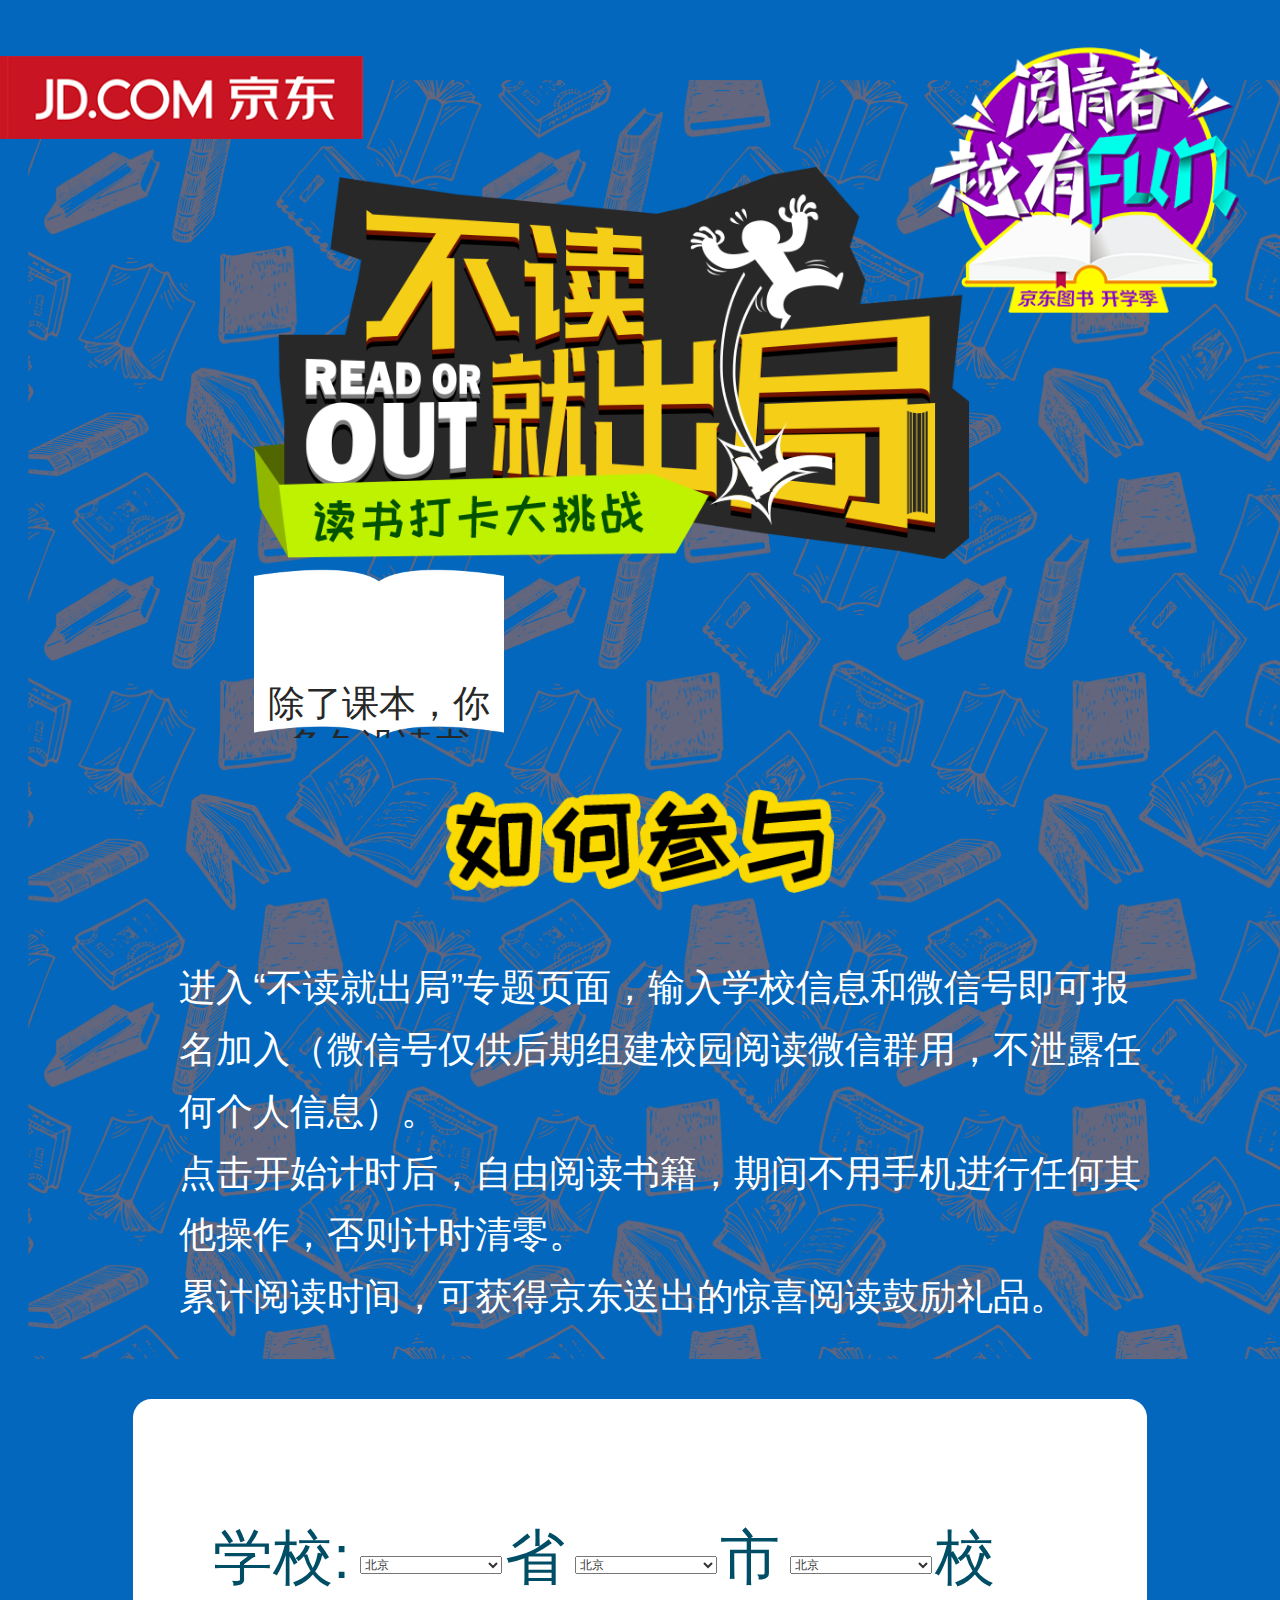
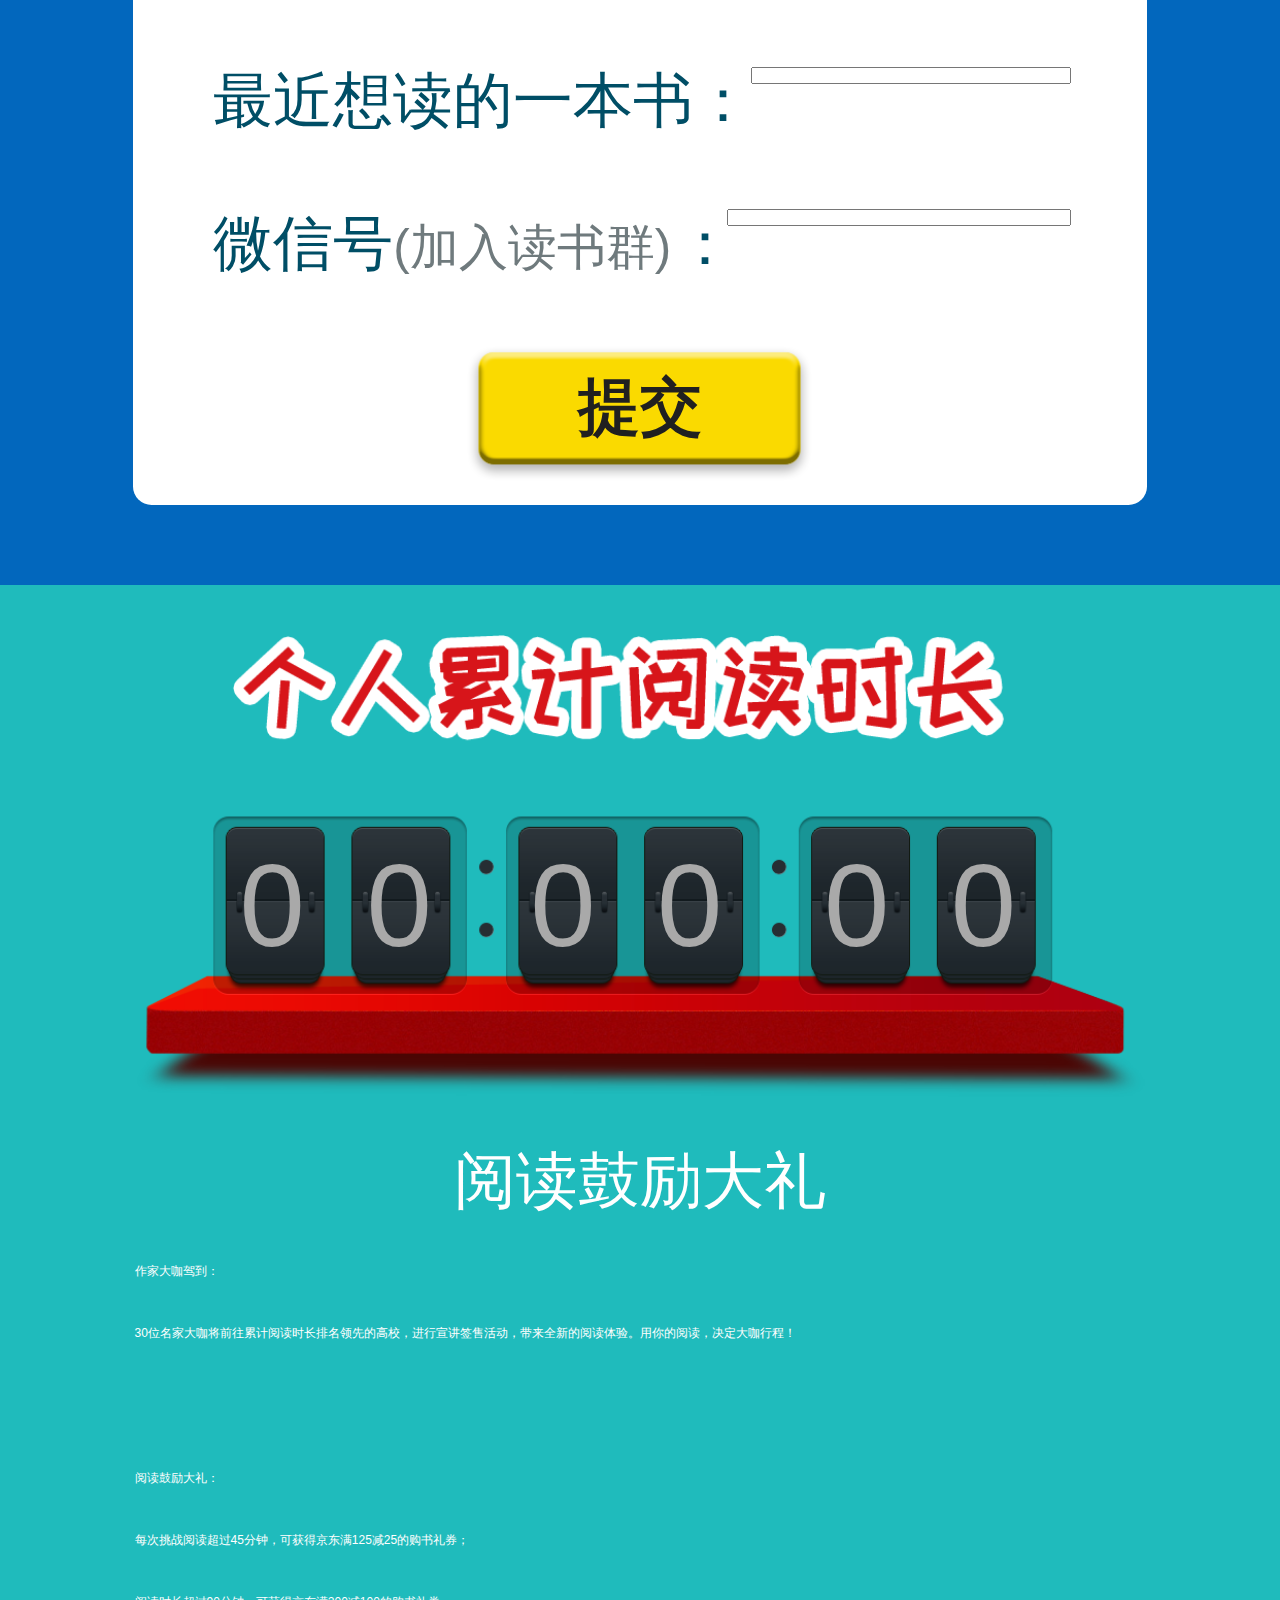
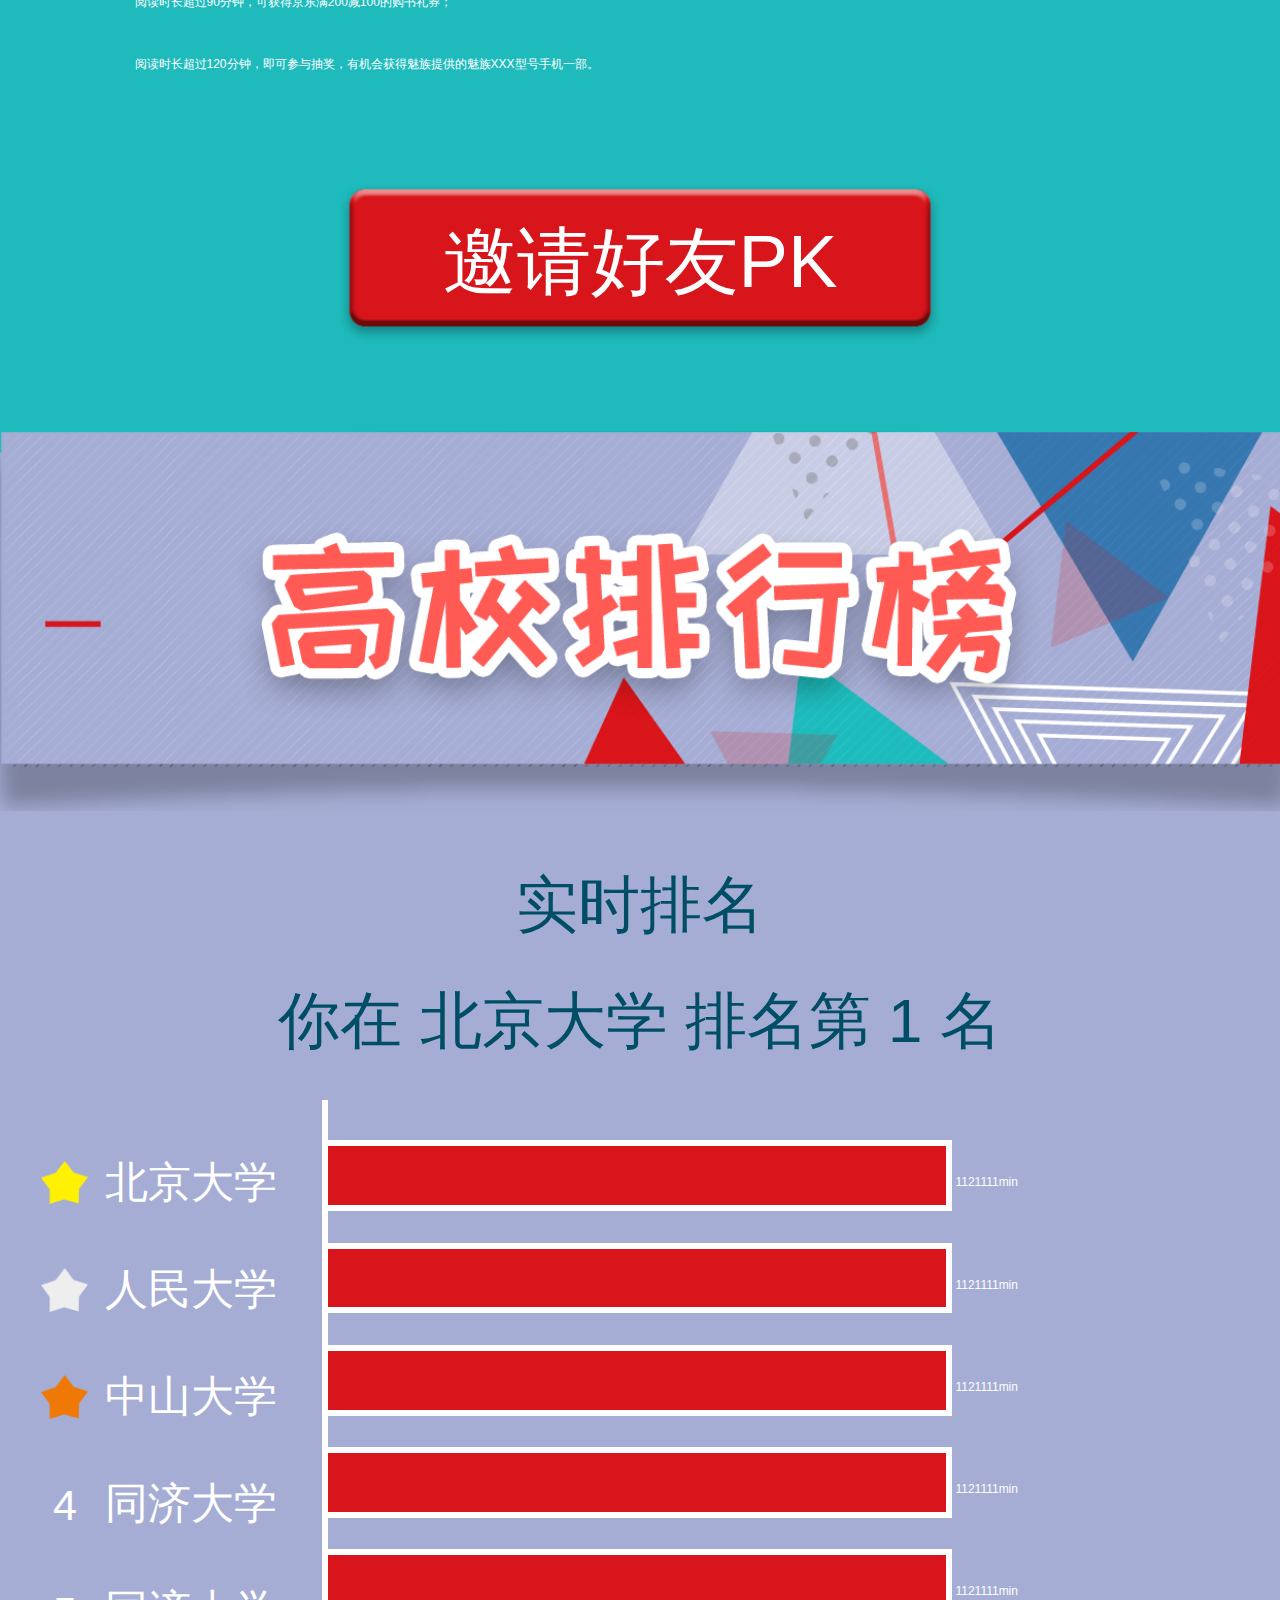
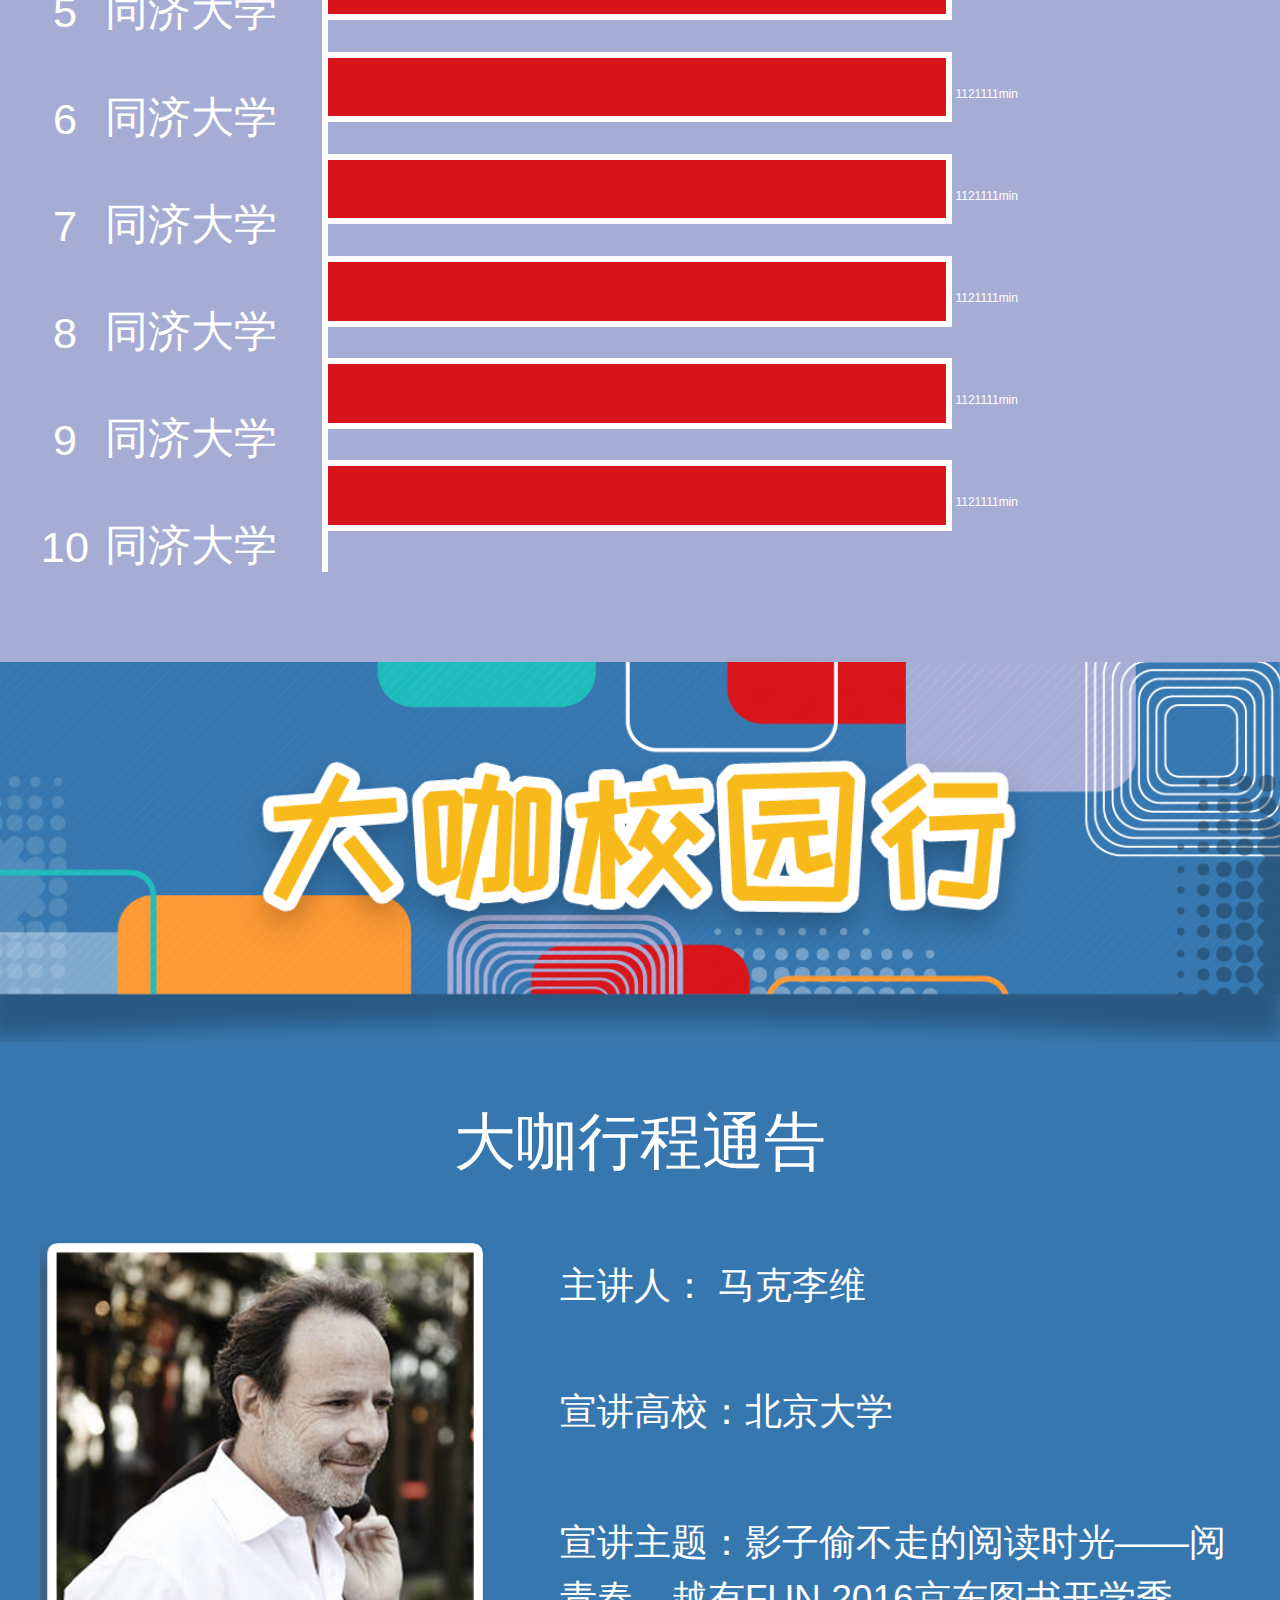
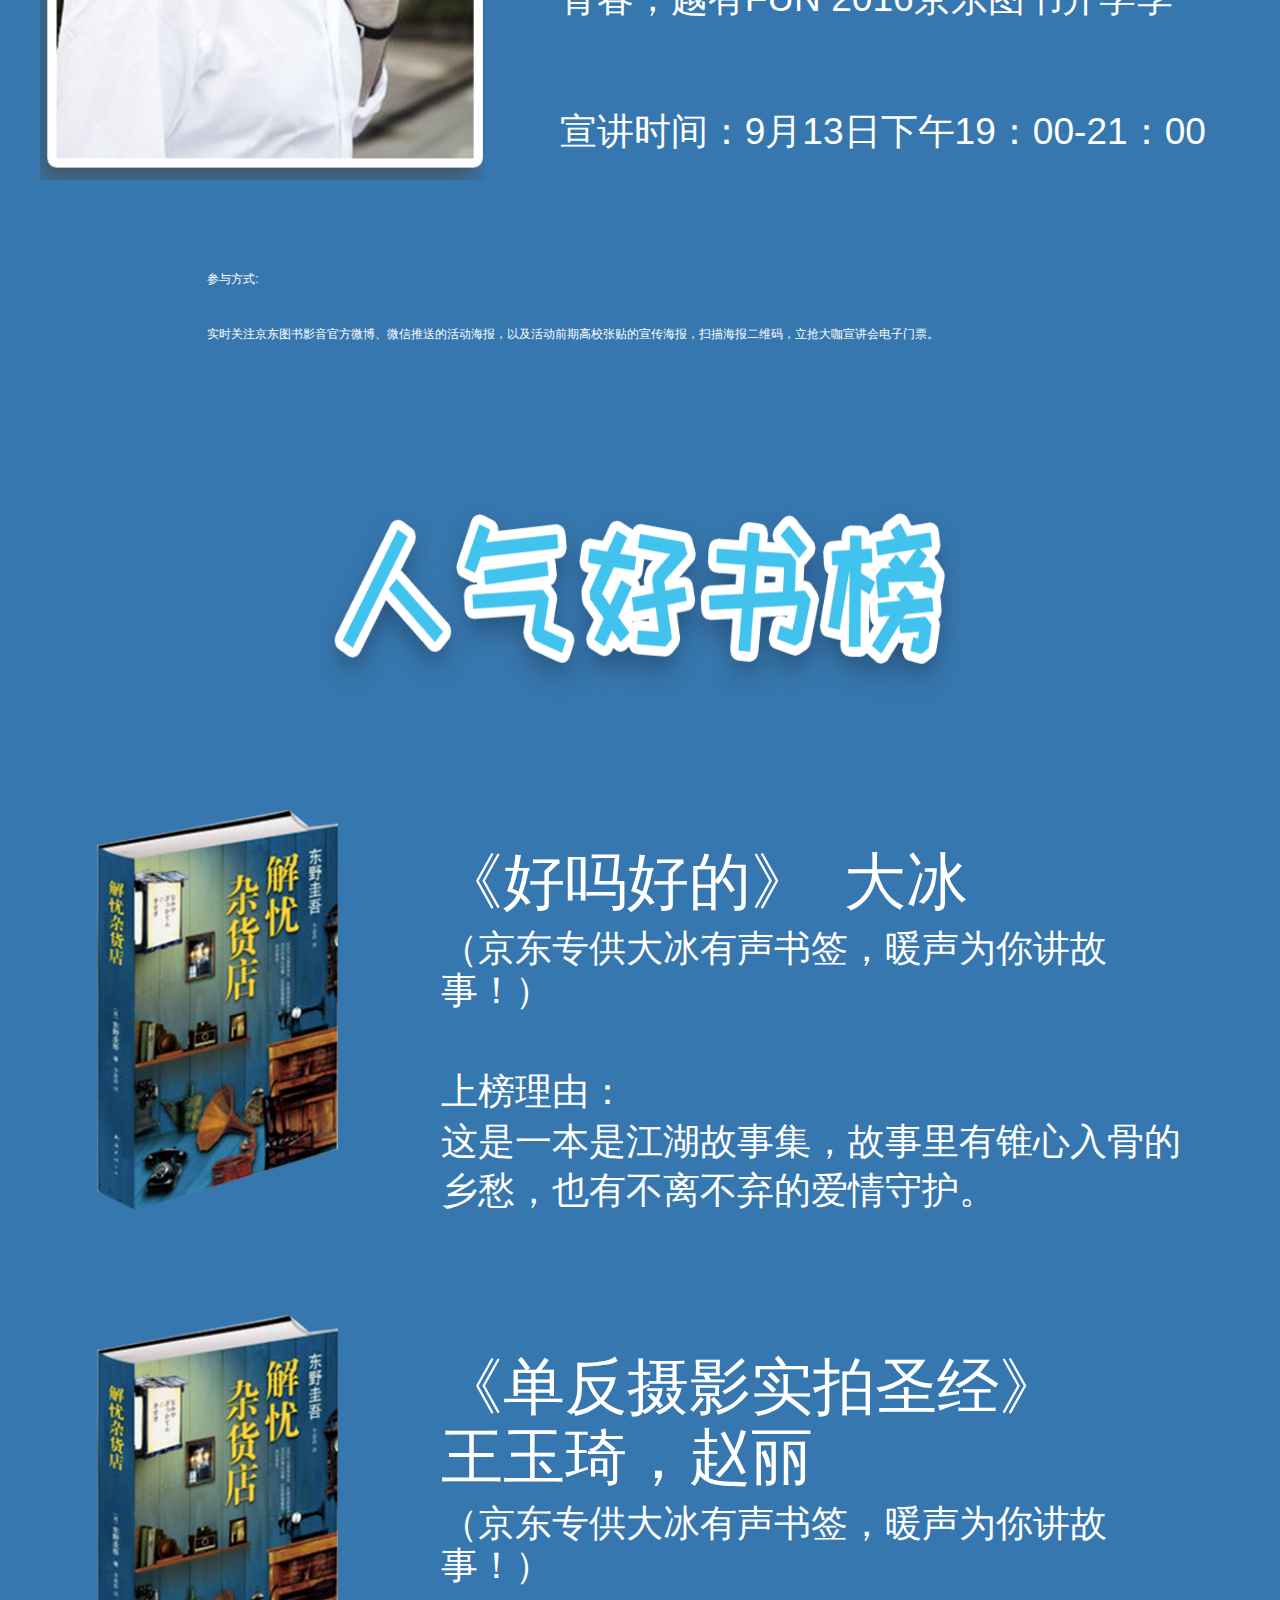
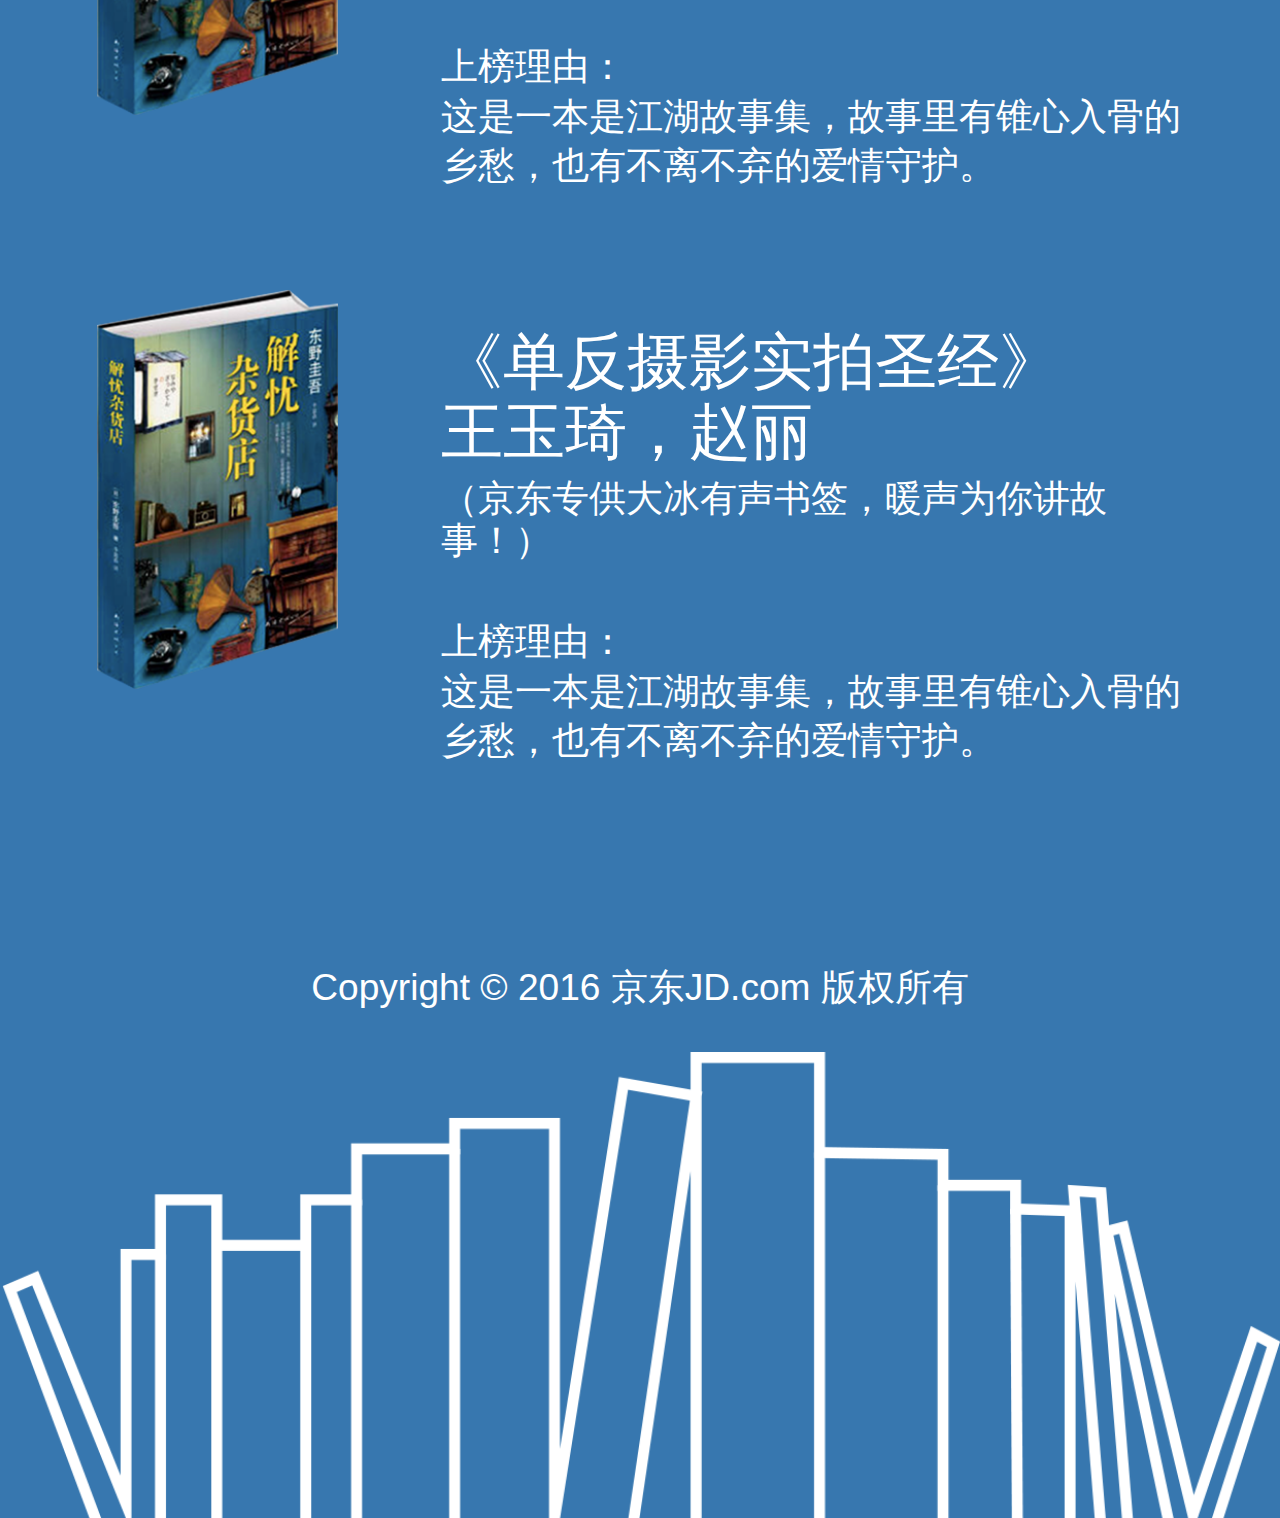
<file: index.html>
<!DOCTYPE HTML>
<html>
<head>
    <meta http-equiv="Content-Type" content="text/html; charset=utf-8" />
    <meta name="viewport" content="width=device-width,height=device-height,inital-scale=1.0,maximum-scale=1.0,user-scalable=no">
<title></title>
<link rel="stylesheet" type="text/css" charset="utf-8" href="./lib/reset.css" />
<link rel="stylesheet" type="text/css" charset="utf-8" href="./css/global.css" />
<link rel="stylesheet" type="text/css" charset="utf-8" href="./resource/index.css" />
</head>
<body>
    <div class="content" id="index">
        <div class="index">
            <div class="first">
                <div class="logo"></div>
                <div class="right-logo"></div>
                <div class="index-center">
                    <div class="center-logo"></div>
                    <div class="center-book">
                        <p class="center-book-text first">除了课本，你多久没读书了？</p>
                        <p class="center-book-text">学习忙作业多压力大感觉大脑被掏空？</p>
                        <p class="center-book-text">简单点，让我们重启阅读。</p>
                        <p class="center-book-text">2016 “阅青春越有FUN”京东图书开学季，</p>
                        <p class="center-book-text">30位作家大咖陪你加入“不读就出局”</p>
                        <p class="center-book-text">阅读打卡大挑战。</p>
                    </p>
                </div>
                <div class="center-join"></div>
            </div>
            <div class="join">
                <p class="join-text">进入“不读就出局”专题页面，输入学校信息和微信号即可报名加入（微信号仅供后期组建校园阅读微信群用，不泄露任何个人信息）。</p>
                <p class="join-text">点击开始计时后，自由阅读书籍，期间不用手机进行任何其他操作，否则计时清零。</p>
                <p class="join-text">累计阅读时间，可获得京东送出的惊喜阅读鼓励礼品。</p>
                <div class="join-context">
                    <div class="context-submit">
                        <div class="submit-school">
                            <span class="text">学校:</span>
                            <select id="" name="">
                                <option value="">北京</option>
                            </select>
                            <span class="text">省</span>
                            <select id="" name="">
                                <option value="">北京</option>
                            </select>
                            <span class="text">市</span>
                            <select id="" name="">
                                <option value="">北京</option>
                            </select>
                            <span class="text">校</span>
                        </div>
                        <div class="recent-book">
                            <span class="text">最近想读的一本书：</span>
                            <span class="auto-input">
                                <input class="auto" type="text" />
                            </span>
                        </div>
                        <div class="wechat">
                            <span class="text">微信号<span class="text-min">(加入读书群)</span></span>
                            <span class="text">：</span>
                            <span class="auto-input">
                                <input class="auto" type="text" />
                            </span>
                        </div>
                        <div class="submit-button">提交</div>
                    </div>
                    <div class="context-start">
                        <div class="start-icon">开</br>始</div>
                        <div class="start-time">
                            <span class="start-hour">00</span>:<span class="start-min">00</span>:<span class="start-sec">00</span>
                        </div>
                    </div>
                    <div class="context-over">
                        <div class="over-title">您已挑战了<span class="over-time">60</span>min，收下京东送出的大礼券吧！</div>
                        <div class="over-gift">
                            <img src="./images/gift.png" alt="" class="gift-img" />
                        </div>
                    </div>
                </div>
            </div>
        </div>
        <div class="person-time">
            <div class="time-logo">
                <span class="time-hour-1">0</span>
                <span class="time-hour-2">0</span>
                <span class="time-min-1">0</span>
                <span class="time-min-2">0</span>
                <span class="time-sec-1">0</span>
                <span class="time-sec-2">0</span>
            </div>
            <div class="time-rule">
                <p class="rule-title">阅读鼓励大礼</p>
                <div class="rule-con">
                    <p class="rule-text">作家大咖驾到：</p>
                    <p class="rule-text">30位名家大咖将前往累计阅读时长排名领先的高校，进行宣讲签售活动，带来全新的阅读体验。用你的阅读，决定大咖行程！</p>
                    <p class="rule-text offset">阅读鼓励大礼：</p>
                    <p class="rule-text">每次挑战阅读超过45分钟，可获得京东满125减25的购书礼券；</p>
                    <p class="rule-text">阅读时长超过90分钟，可获得京东满200减100的购书礼券；</p>
                    <p class="rule-text">阅读时长超过120分钟，即可参与抽奖，有机会获得魅族提供的魅族XXX型号手机一部。</p>
                </div>
                <div class="invite">
                    邀请好友PK
                </div>
            </div>
        </div>
        <div class="school-rank">
            <div class="rank-header">
                <div class="rank-header-text"></div>
            </div>
            <div class="rank-report">
                <p class="report-title">实时排名</p>
                <p class="report-rank">
                    你在
                    <span class="school">北京大学</span>
                    排名第
                    <span class="rank">1</span>
                    名
                </p>
            </div>
            <div class="rank-graph">
                <div class="rank-school-names">
                    <div class="rank-school-name">
                        <span class="rank-fir ranks"></span>
                        <span class="rank-school">北京大学</span>
                    </div>
                    <div class="rank-school-name">
                        <span class="rank-sec ranks"></span>
                        <span class="rank-school">人民大学</span>
                    </div>
                    <div class="rank-school-name">
                        <span class="rank-thr ranks"></span>
                        <span class="rank-school">中山大学</span>
                    </div>
                    <div class="rank-school-name">
                        <span class="rank-num ranks">4</span>
                        <span class="rank-school">同济大学</span>
                    </div>
                    <div class="rank-school-name">
                        <span class="rank-num ranks">5</span>
                        <span class="rank-school">同济大学</span>
                    </div>
                    <div class="rank-school-name">
                        <span class="rank-num ranks">6</span>
                        <span class="rank-school">同济大学</span>
                    </div>
                    <div class="rank-school-name">
                        <span class="rank-num ranks">7</span>
                        <span class="rank-school">同济大学</span>
                    </div>
                    <div class="rank-school-name">
                        <span class="rank-num ranks">8</span>
                        <span class="rank-school">同济大学</span>
                    </div>
                    <div class="rank-school-name">
                        <span class="rank-num ranks">9</span>
                        <span class="rank-school">同济大学</span>
                    </div>
                    <div class="rank-school-name">
                        <span class="rank-num ranks">10</span>
                        <span class="rank-school">同济大学</span>
                    </div>
                </div>
                <div class="rank-school-mins">
                    <div class="rank-school-min">
                        <div class="rank-school-progress rank-school-progress-1"></div>
                        <div class="rank-school-minutes">
                            <span class="text">1121111</span>min
                        </div>
                    </div>
                    <div class="rank-school-min">
                        <div class="rank-school-progress rank-school-progress-1"></div>
                        <div class="rank-school-minutes">
                            <span class="text">1121111</span>min
                        </div>
                    </div>
                    <div class="rank-school-min">
                        <div class="rank-school-progress rank-school-progress-1"></div>
                        <div class="rank-school-minutes">
                            <span class="text">1121111</span>min
                        </div>
                    </div>
                    <div class="rank-school-min">
                        <div class="rank-school-progress rank-school-progress-1"></div>
                        <div class="rank-school-minutes">
                            <span class="text">1121111</span>min
                        </div>
                    </div>
                    <div class="rank-school-min">
                        <div class="rank-school-progress rank-school-progress-1"></div>
                        <div class="rank-school-minutes">
                            <span class="text">1121111</span>min
                        </div>
                    </div>
                    <div class="rank-school-min">
                        <div class="rank-school-progress rank-school-progress-1"></div>
                        <div class="rank-school-minutes">
                            <span class="text">1121111</span>min
                        </div>
                    </div>
                    <div class="rank-school-min">
                        <div class="rank-school-progress rank-school-progress-1"></div>
                        <div class="rank-school-minutes">
                            <span class="text">1121111</span>min
                        </div>
                    </div>
                    <div class="rank-school-min">
                        <div class="rank-school-progress rank-school-progress-1"></div>
                        <div class="rank-school-minutes">
                            <span class="text">1121111</span>min
                        </div>
                    </div>
                    <div class="rank-school-min">
                        <div class="rank-school-progress rank-school-progress-1"></div>
                        <div class="rank-school-minutes">
                            <span class="text">1121111</span>min
                        </div>
                    </div>
                    <div class="rank-school-min">
                        <div class="rank-school-progress rank-school-progress-1"></div>
                        <div class="rank-school-minutes">
                            <span class="text">1121111</span>min
                        </div>
                    </div>
                </div>
            </div>
        </div>
        <div class="school-travel">
            <div class="travel-header">
                <div class="travel-header-text"></div>
            </div>
            <div class="high-up">
                <div class="high-up-title">大咖行程通告</div>
                <div class="high-up-context">
                    <div class="high-up-img">
                        <img src="./images/pic.png" alt="" class="high-up-pic" />
                    </div>
                    <div class="high-up-ind">
                        <p class="high-up-host high-up-p"> 主讲人： <span class="ind-host">马克李维</span></p>
                        <p class="high-up-place high-up-p">宣讲高校：<span class="ind-place">北京大学</span></p>
                        <p class="high-up-topic high-up-p">宣讲主题：<span class="ind-topic">影子偷不走的阅读时光——阅青春，越有FUN  2016京东图书开学季</span></p>
                        <p class="high-up-time high-up-p">宣讲时间：<span class="ind-time">9月13日下午19：00-21：00</span></p>
                    </div>
                </div>
                <div class="high-up-join">
                    <p class="join-way">参与方式:</p>
                    <p class="join-way">实时关注京东图书影音官方微博、微信推送的活动海报，以及活动前期高校张贴的宣传海报，扫描海报二维码，立抢大咖宣讲会电子门票。</p>
                </div>
            </div>
            <div class="book-recommand">
                <div class="book-recommand-header"></div>
                <a href="javascript:void(0)" class="book-recommand-books">
                    <div class="books-pic">
                        <img src="./images/books.png" alt="" class="books-images" />
                    </div>
                    <div class="books-text">
                        <p class="books-title"><span class="title-name">《好吗好的》</span><span class="author">大冰</span></p>
                        <p class="books-tip">（京东专供大冰有声书签，暖声为你讲故事！）</p>
                        <p class="books-rank">上榜理由：</p>
                        <p class="books-rank-exc">这是一本是江湖故事集，故事里有锥心入骨的乡愁，也有不离不弃的爱情守护。</p>
                    </div>
                </a>
                <a href="javascript:void(0)" class="book-recommand-books">
                    <div class="books-pic">
                        <img src="./images/books.png" alt="" class="books-images" />
                    </div>
                    <div class="books-text">
                        <p class="books-title"><span class="title-name">《单反摄影实拍圣经》</span><span class="author">王玉琦，赵丽</span></p>
                        <p class="books-tip">（京东专供大冰有声书签，暖声为你讲故事！）</p>
                        <p class="books-rank">上榜理由：</p>
                        <p class="books-rank-exc">这是一本是江湖故事集，故事里有锥心入骨的乡愁，也有不离不弃的爱情守护。</p>
                    </div>
                </a>
                <a href="javascript:void(0)" class="book-recommand-books">
                    <div class="books-pic">
                        <img src="./images/books.png" alt="" class="books-images" />
                    </div>
                    <div class="books-text">
                        <p class="books-title"><span class="title-name">《单反摄影实拍圣经》</span><span class="author">王玉琦，赵丽</span></p>
                        <p class="books-tip">（京东专供大冰有声书签，暖声为你讲故事！）</p>
                        <p class="books-rank">上榜理由：</p>
                        <p class="books-rank-exc">这是一本是江湖故事集，故事里有锥心入骨的乡愁，也有不离不弃的爱情守护。</p>
                    </div>
                </a>
            </div>
            <div class="foot">
                <p class="foot-copyright">Copyright © 2016  京东JD.com 版权所有</p>
                <div class="foot-back"></div>
            </div>
        </div>
    </div>


<script type="text/javascript" charset="utf-8" src="./lib/zepto.min.js"></script>
<script type="text/javascript" charset="utf-8" src="./lib/sea.js"></script>
<script type="text/javascript">
seajs.config({
    charset: 'utf-8',
    timeout: 20000,
    debug: 2
});
seajs.use([
    './js/index.js'
]);
</script>
</body>
</html>
</file>
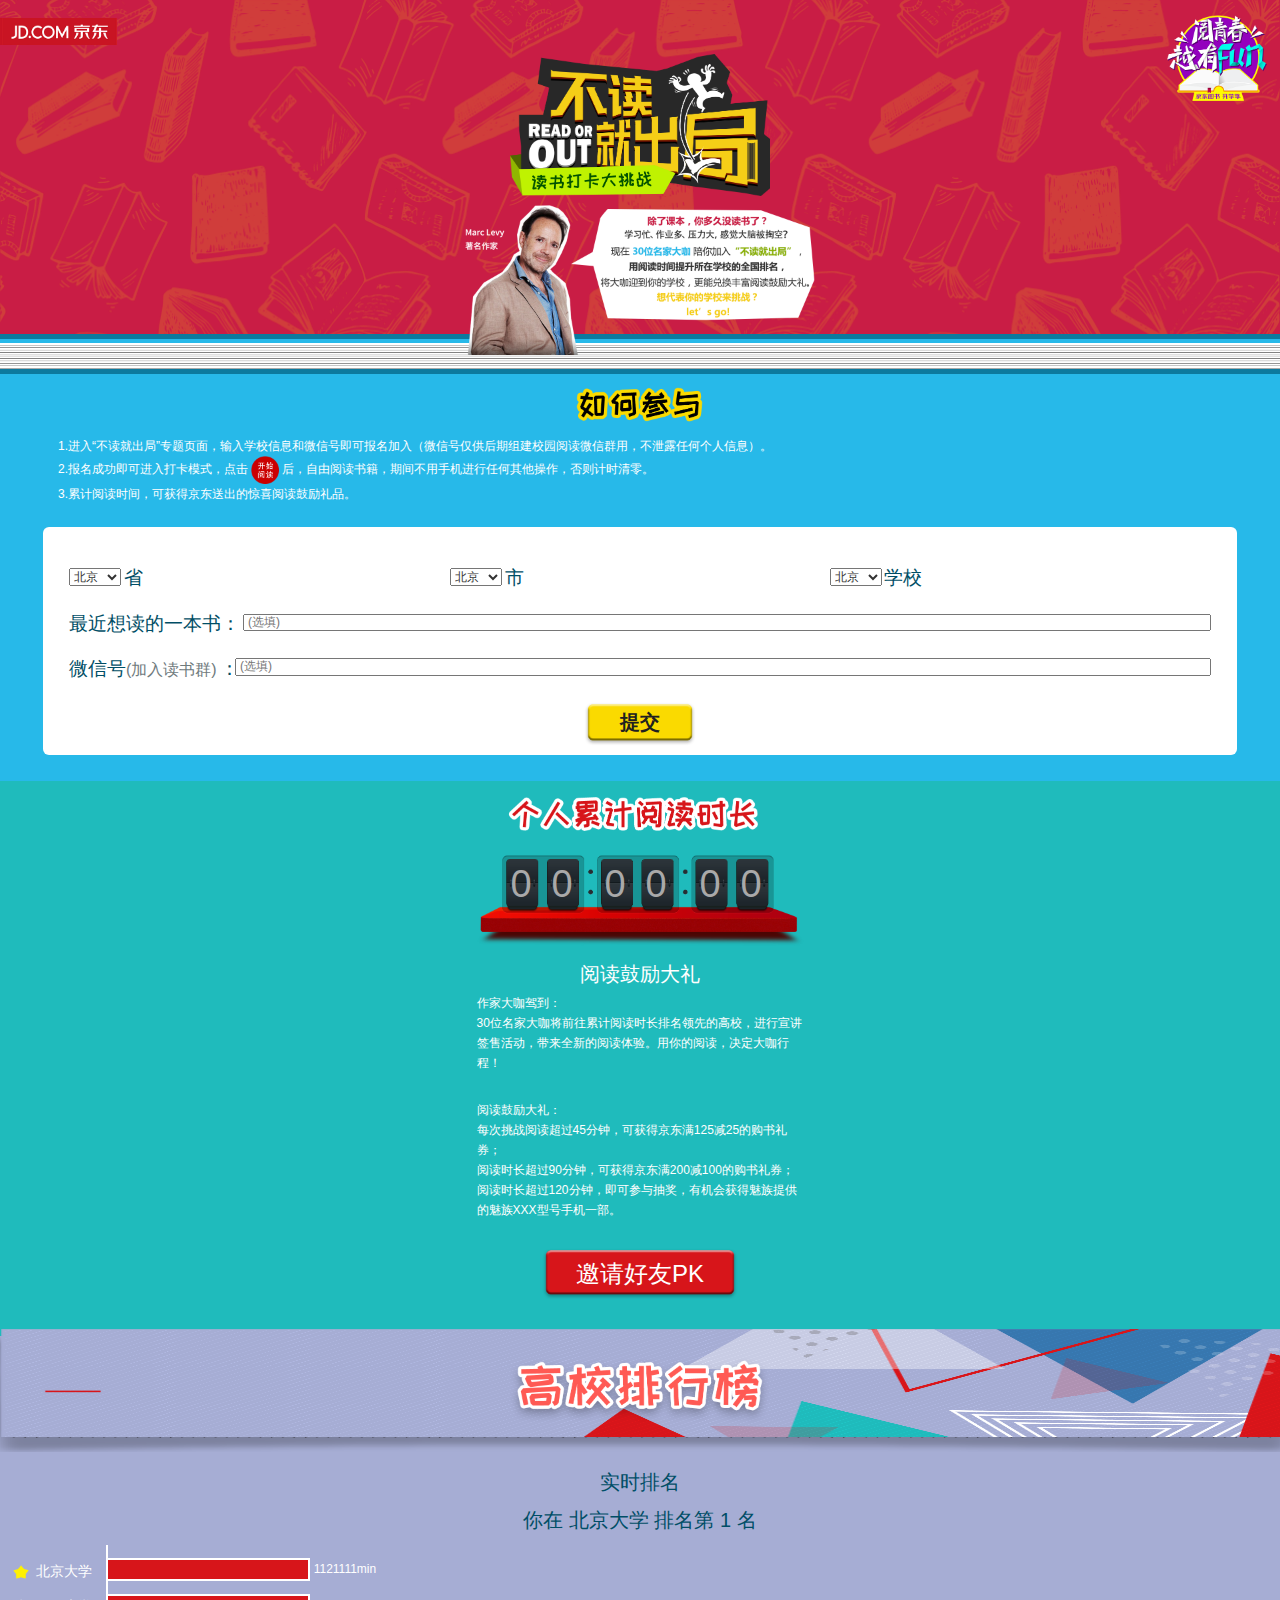
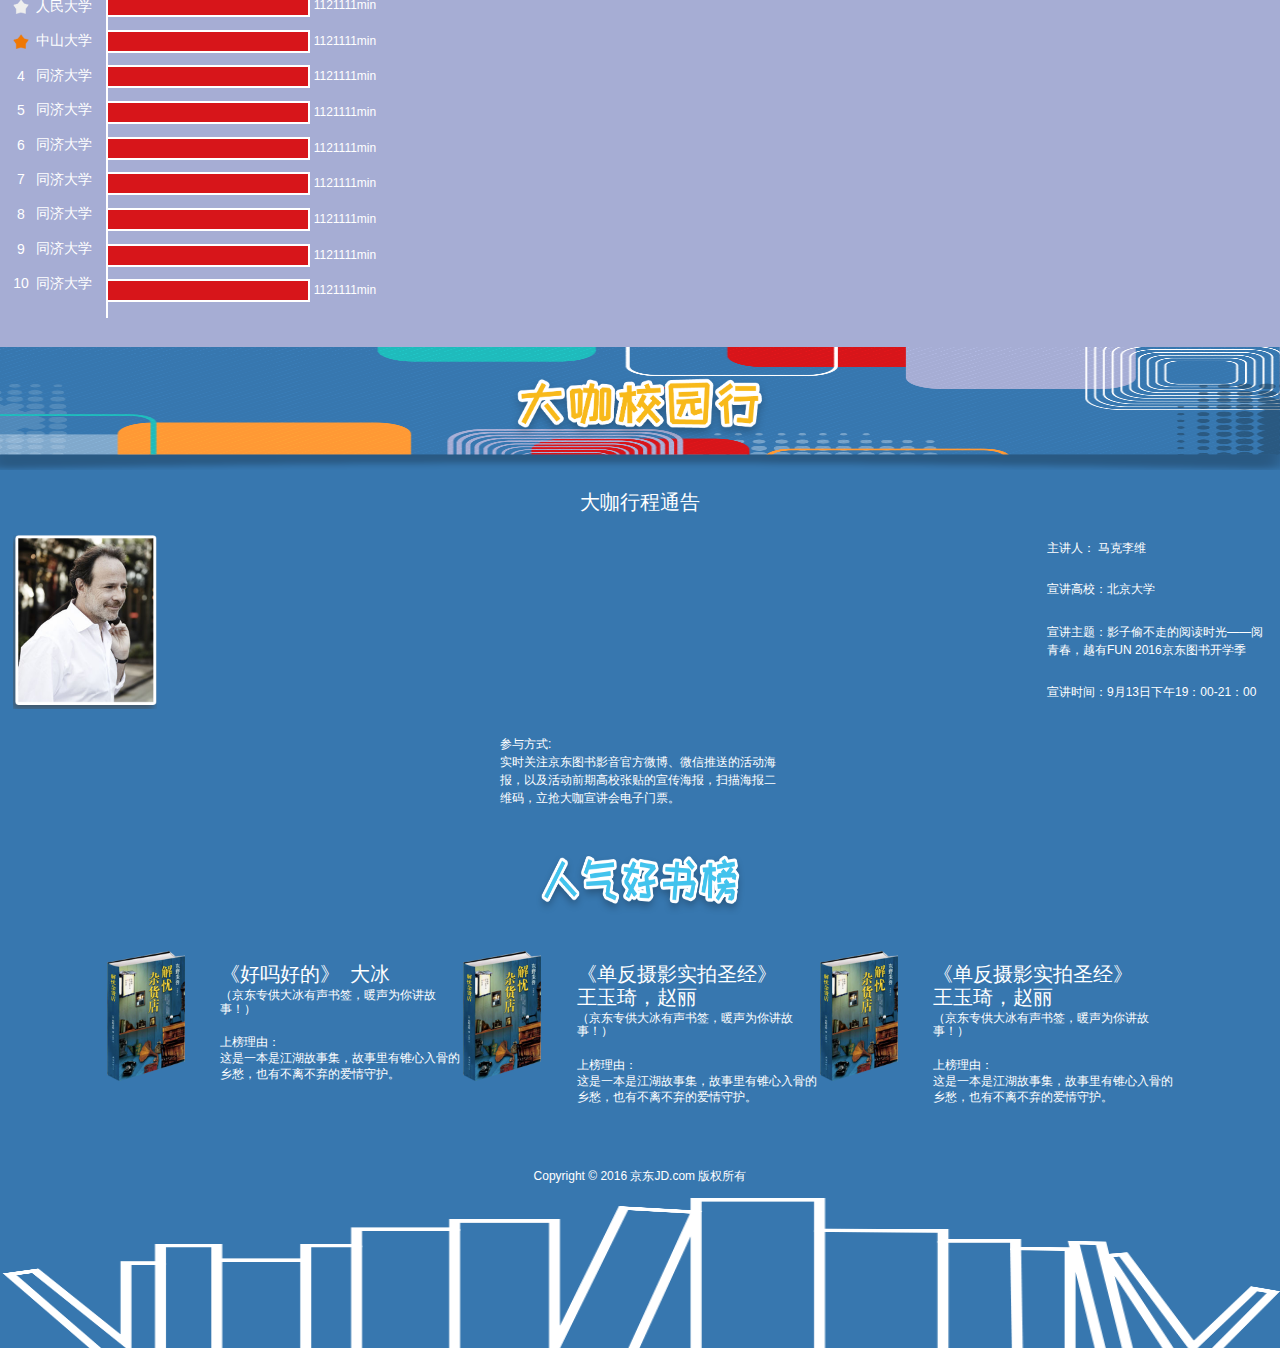
<file: index2.html>
<!DOCTYPE HTML>
<html>
<head>
    <meta http-equiv="Content-Type" content="text/html; charset=utf-8" />
    <meta name="viewport" content="width=device-width,height=device-height,inital-scale=1.0,maximum-scale=1.0,user-scalable=no;">
<title></title>
<link rel="stylesheet" type="text/css" charset="utf-8" href="./lib/reset.css" />
<link rel="stylesheet" type="text/css" charset="utf-8" href="./css/global.css" />
<link rel="stylesheet" type="text/css" charset="utf-8" href="./css/index.css" />
</head>
<body>
    <div class="content" id="index">
        <div class="index">
            <div class="first">
                <div class="logo"></div>
                <div class="right-logo"></div>
                <div class="index-center">
                    <div class="center-logo"></div>
                    <!--
                    <div class="center-book">
                        <p class="center-book-text first">除了课本，你多久没读书了？</p>
                        <p class="center-book-text">学习忙作业多压力大感觉大脑被掏空？</p>
                        <p class="center-book-text">简单点，让我们重启阅读。</p>
                        <p class="center-book-text">2016 “阅青春越有FUN”京东图书开学季，</p>
                        <p class="center-book-text">30位作家大咖陪你加入“不读就出局”</p>
                        <p class="center-book-text">阅读打卡大挑战。</p>
                    </div>
                    -->
                </div>
                <div class="center-logo-text"></div>
                <div class="center-join-head"></div>
            </div>
            <div class="join">
                <div class="center-join"></div>
                <p class="join-text">1.进入“不读就出局”专题页面，输入学校信息和微信号即可报名加入（微信号仅供后期组建校园阅读微信群用，不泄露任何个人信息）。</p>
                <p class="join-text">2.报名成功即可进入打卡模式，点击<span class="start"></span>后，自由阅读书籍，期间不用手机进行任何其他操作，否则计时清零。</p>
                <p class="join-text">3.累计阅读时间，可获得京东送出的惊喜阅读鼓励礼品。</p>
                <div class="join-context">
                    <div class="context-submit">
                        <div class="submit-school">
                            <span class="city fir">
                                <select id="" name="">
                                    <option value="">北京</option>
                                </select>
                                <span class="text">省</span>
                            </span>
                            <span class="city fir">
                                <select id="" name="">
                                    <option value="">北京</option>
                                </select>
                                <span class="text">市</span>
                            </span>
                            <span class="city">
                                <select id="" name="">
                                    <option value="">北京</option>
                                </select>
                                <span class="text">学校</span>
                            </span>
                        </div>
                        <div class="recent-book">
                            <span class="text">最近想读的一本书：</span>
                            <span class="auto-input">
                                <input class="auto" placeholder="(选填)" type="text" />
                            </span>
                        </div>
                        <div class="wechat">
                            <span class="text">微信号<span class="text-min">(加入读书群)</span></span>
                            <span class="text">：</span>
                            <span class="auto-input">
                                <input class="auto" placeholder="(选填)" type="text" />
                            </span>
                        </div>
                        <div class="submit-button">提交</div>
                    </div>
                    <div class="context-start">
                        <div class="start-icon">开</br>始</div>
                        <div class="start-time">
                            <span class="start-hour">00</span>:<span class="start-min">00</span>:<span class="start-sec">00</span>
                        </div>
                    </div>
                    <div class="context-over">
                        <div class="over-title">您已挑战了<span class="over-time">60</span>min，收下京东送出的大礼券吧！</div>
                        <div class="over-gift">
                            <img src="./images/gift.png" alt="" class="gift-img" />
                        </div>
                    </div>
                </div>
            </div>
        </div>
        <div class="person-time">
            <div class="time-logo">
                <span class="time-hour-1">0</span>
                <span class="time-hour-2">0</span>
                <span class="time-min-1">0</span>
                <span class="time-min-2">0</span>
                <span class="time-sec-1">0</span>
                <span class="time-sec-2">0</span>
            </div>
            <div class="time-rule">
                <p class="rule-title">阅读鼓励大礼</p>
                <div class="rule-con">
                    <p class="rule-text">作家大咖驾到：</p>
                    <p class="rule-text">30位名家大咖将前往累计阅读时长排名领先的高校，进行宣讲签售活动，带来全新的阅读体验。用你的阅读，决定大咖行程！</p>
                    <p class="rule-text offset">阅读鼓励大礼：</p>
                    <p class="rule-text">每次挑战阅读超过45分钟，可获得京东满125减25的购书礼券；</p>
                    <p class="rule-text">阅读时长超过90分钟，可获得京东满200减100的购书礼券；</p>
                    <p class="rule-text">阅读时长超过120分钟，即可参与抽奖，有机会获得魅族提供的魅族XXX型号手机一部。</p>
                </div>
                <div class="invite">
                    邀请好友PK
                </div>
            </div>
        </div>
        <div class="school-rank">
            <div class="rank-header">
                <div class="rank-header-text"></div>
            </div>
            <div class="rank-report">
                <p class="report-title">实时排名</p>
                <p class="report-rank">
                    你在
                    <span class="school">北京大学</span>
                    排名第
                    <span class="rank">1</span>
                    名
                </p>
            </div>
            <div class="rank-graph">
                <div class="rank-school-names">
                    <div class="rank-school-name">
                        <span class="rank-fir ranks"></span>
                        <span class="rank-school">北京大学</span>
                    </div>
                    <div class="rank-school-name">
                        <span class="rank-sec ranks"></span>
                        <span class="rank-school">人民大学</span>
                    </div>
                    <div class="rank-school-name">
                        <span class="rank-thr ranks"></span>
                        <span class="rank-school">中山大学</span>
                    </div>
                    <div class="rank-school-name">
                        <span class="rank-num ranks">4</span>
                        <span class="rank-school">同济大学</span>
                    </div>
                    <div class="rank-school-name">
                        <span class="rank-num ranks">5</span>
                        <span class="rank-school">同济大学</span>
                    </div>
                    <div class="rank-school-name">
                        <span class="rank-num ranks">6</span>
                        <span class="rank-school">同济大学</span>
                    </div>
                    <div class="rank-school-name">
                        <span class="rank-num ranks">7</span>
                        <span class="rank-school">同济大学</span>
                    </div>
                    <div class="rank-school-name">
                        <span class="rank-num ranks">8</span>
                        <span class="rank-school">同济大学</span>
                    </div>
                    <div class="rank-school-name">
                        <span class="rank-num ranks">9</span>
                        <span class="rank-school">同济大学</span>
                    </div>
                    <div class="rank-school-name">
                        <span class="rank-num ranks">10</span>
                        <span class="rank-school">同济大学</span>
                    </div>
                </div>
                <div class="rank-school-mins">
                    <div class="rank-school-min">
                        <div class="rank-school-progress rank-school-progress-1"></div>
                        <div class="rank-school-minutes">
                            <span class="text">1121111</span>min
                        </div>
                    </div>
                    <div class="rank-school-min">
                        <div class="rank-school-progress rank-school-progress-1"></div>
                        <div class="rank-school-minutes">
                            <span class="text">1121111</span>min
                        </div>
                    </div>
                    <div class="rank-school-min">
                        <div class="rank-school-progress rank-school-progress-1"></div>
                        <div class="rank-school-minutes">
                            <span class="text">1121111</span>min
                        </div>
                    </div>
                    <div class="rank-school-min">
                        <div class="rank-school-progress rank-school-progress-1"></div>
                        <div class="rank-school-minutes">
                            <span class="text">1121111</span>min
                        </div>
                    </div>
                    <div class="rank-school-min">
                        <div class="rank-school-progress rank-school-progress-1"></div>
                        <div class="rank-school-minutes">
                            <span class="text">1121111</span>min
                        </div>
                    </div>
                    <div class="rank-school-min">
                        <div class="rank-school-progress rank-school-progress-1"></div>
                        <div class="rank-school-minutes">
                            <span class="text">1121111</span>min
                        </div>
                    </div>
                    <div class="rank-school-min">
                        <div class="rank-school-progress rank-school-progress-1"></div>
                        <div class="rank-school-minutes">
                            <span class="text">1121111</span>min
                        </div>
                    </div>
                    <div class="rank-school-min">
                        <div class="rank-school-progress rank-school-progress-1"></div>
                        <div class="rank-school-minutes">
                            <span class="text">1121111</span>min
                        </div>
                    </div>
                    <div class="rank-school-min">
                        <div class="rank-school-progress rank-school-progress-1"></div>
                        <div class="rank-school-minutes">
                            <span class="text">1121111</span>min
                        </div>
                    </div>
                    <div class="rank-school-min">
                        <div class="rank-school-progress rank-school-progress-1"></div>
                        <div class="rank-school-minutes">
                            <span class="text">1121111</span>min
                        </div>
                    </div>
                </div>
            </div>
        </div>
        <div class="school-travel">
            <div class="travel-header">
                <div class="travel-header-text"></div>
            </div>
            <div class="high-up">
                <div class="high-up-title">大咖行程通告</div>
                <div class="high-up-context">
                    <div class="high-up-img">
                        <img src="./images/pic.png" alt="" class="high-up-pic" />
                    </div>
                    <div class="high-up-ind">
                        <p class="high-up-host high-up-p"> 主讲人： <span class="ind-host">马克李维</span></p>
                        <p class="high-up-place high-up-p">宣讲高校：<span class="ind-place">北京大学</span></p>
                        <p class="high-up-topic high-up-p">宣讲主题：<span class="ind-topic">影子偷不走的阅读时光——阅青春，越有FUN  2016京东图书开学季</span></p>
                        <p class="high-up-time high-up-p">宣讲时间：<span class="ind-time">9月13日下午19：00-21：00</span></p>
                    </div>
                </div>
                <div class="high-up-join">
                    <p class="join-way">参与方式:</p>
                    <p class="join-way">实时关注京东图书影音官方微博、微信推送的活动海报，以及活动前期高校张贴的宣传海报，扫描海报二维码，立抢大咖宣讲会电子门票。</p>
                </div>
            </div>
            <div class="book-recommand">
                <div class="book-recommand-header"></div>
                <a href="javascript:void(0)" class="book-recommand-books">
                    <div class="books-pic">
                        <img src="./images/books.png" alt="" class="books-images" />
                    </div>
                    <div class="books-text">
                        <p class="books-title"><span class="title-name">《好吗好的》</span><span class="author">大冰</span></p>
                        <p class="books-tip">（京东专供大冰有声书签，暖声为你讲故事！）</p>
                        <p class="books-rank">上榜理由：</p>
                        <p class="books-rank-exc">这是一本是江湖故事集，故事里有锥心入骨的乡愁，也有不离不弃的爱情守护。</p>
                    </div>
                </a>
                <a href="javascript:void(0)" class="book-recommand-books">
                    <div class="books-pic">
                        <img src="./images/books.png" alt="" class="books-images" />
                    </div>
                    <div class="books-text">
                        <p class="books-title"><span class="title-name">《单反摄影实拍圣经》</span><span class="author">王玉琦，赵丽</span></p>
                        <p class="books-tip">（京东专供大冰有声书签，暖声为你讲故事！）</p>
                        <p class="books-rank">上榜理由：</p>
                        <p class="books-rank-exc">这是一本是江湖故事集，故事里有锥心入骨的乡愁，也有不离不弃的爱情守护。</p>
                    </div>
                </a>
                <a href="javascript:void(0)" class="book-recommand-books">
                    <div class="books-pic">
                        <img src="./images/books.png" alt="" class="books-images" />
                    </div>
                    <div class="books-text">
                        <p class="books-title"><span class="title-name">《单反摄影实拍圣经》</span><span class="author">王玉琦，赵丽</span></p>
                        <p class="books-tip">（京东专供大冰有声书签，暖声为你讲故事！）</p>
                        <p class="books-rank">上榜理由：</p>
                        <p class="books-rank-exc">这是一本是江湖故事集，故事里有锥心入骨的乡愁，也有不离不弃的爱情守护。</p>
                    </div>
                </a>
            </div>
            <div class="foot">
                <p class="foot-copyright">Copyright © 2016  京东JD.com 版权所有</p>
                <div class="foot-back"></div>
            </div>
        </div>
    </div>


<script type="text/javascript" charset="utf-8" src="./lib/zepto.min.js"></script>
<script type="text/javascript" charset="utf-8" src="./lib/sea.js"></script>
<script type="text/javascript">
seajs.config({
    charset: 'utf-8',
    timeout: 20000,
    debug: 2
});
seajs.use([
    './js/index.js'
]);
</script>
</body>
</html>
</file>
<file: css/global.css>
#index {
    font-family: "Helvetica";
    font-family: 黑体-简;
}
</file>
<file: resource/index.css>
.index {
    width: 100%;
    min-height: 100%;
    background-color: #0267bd;
}
.index .first {
    width: 100%;
    overflow: hidden;
    background: url('../images/background.png') no-repeat;
    background-size: 100% auto;
    background-position: 0.579710145rem 1.674718196rem;
}
.index .first .logo {
    width: 7.557702609rem;
    height: 1.739130435rem;
    background: url('../images/logo.png') no-repeat;
    background-size: 7.557702609rem 1.739130435rem;
    float: left;
    margin: 1.159420290rem 0 0 0;
}
.index .first .index-center {
    width: 16.103059581rem;
    margin: 3.478260870rem auto 0;
}
.first .index-center .center-logo {
    width: 14.900697778rem;
    height: 8.158883543rem;
    background: url('../images/title.png') no-repeat;
    background-size: 14.900697778rem 8.158883523rem;
}
.first .index-center .center-book {
    width: 16.103059581rem;
    height: 11.529790660rem;
    background: url('../images/book.png') no-repeat;
    background-size: 100% 100%;
    overflow: hidden;
    width: 187.5pt;
    height: 134.25pt;
}
.first .index-center .center-book .center-book-text {
    margin: 0.450885668rem 0 0 0;
    color: #272727;
    text-align: center;
    font-size: 1.000000000rem;
    font-size: 0.772946860rem;
}
.first .index-center .center-book .center-book-text.first {
    margin: 2.576489533rem 0 0 0;
}
.index .first .center-join {
    width: 8.201824992rem;
    height: 2.254428341rem;
    background: url('../images/join.png') no-repeat;
    background-size: 8.201824992rem 2.254428341rem;
    margin: 1.030595813rem auto 0;
}
.index .first .right-logo {
    width: 6.655931272rem;
    height: 5.689747697rem;
    background: url('../images/top-right.png') no-repeat;
    background-size: 6.655931272rem 5.689747697rem;
    float: right;
    margin: 0.837359098rem 0.644122383rem 0 0;
}
.index .join {
    width: 100%;
    padding: 1.288244767rem 2.769726248rem 1.674718196rem;
    -webkit-box-sizing: border-box;
    box-sizing: border-box;
}
.index .join .join-text {
    color: #fff;
    padding: 0 0 0 0.966183575rem;
    line-height: 1.288244767rem;
    font-size: 0.772946860rem;
}
.index .join .join-context {
    width: 100%;
    height: 14.707461063rem;
    margin: 1.481481481rem 0 0 0;
    border-radius: 0.386473430rem;
    background-color: #fff;
    overflow: hidden;
}
.index .join .join-context .context-submit {
    padding: 2.576489533rem 1.674718196rem 0;
}
.join-context .context-submit .submit-school {
}
.join-context .context-submit .submit-school .text,
.join-context .context-submit .recent-book .text,
.join-context .context-submit .wechat .text {
    color: #004e66;
    font-size: 1.256038647rem;
}
.join-context .context-submit .submit-school select {
    width: 2.962962963rem;
    vertical-align: 0.193236715rem;
    margin: 0 0 0 0.128824477rem;
}
.join-context .context-submit .auto-input {
    width: 100%;
    display: inline-block;
    margin: 0 0 0 -11.916264090rem;
    padding: 1px 0 1px 11.207729469rem;
    float: right;
    -webkit-box-sizing: border-box;
    box-sizing: border-box;
}
.join-context .context-submit .auto {
    width: 100%;
    vertical-align: 0.193236715rem;
}
.join-context .context-submit .wechat .text-min {
    color: #6f7a7d;
    font-size: 1.030595813rem;
}
.join-context .context-submit .wechat .auto-input {
    margin: 0 0 0 -11.529790660rem;
    padding: 0 0 0 10.692431562rem;
}
.join-context .context-submit .recent-book {
    margin: 1.545893720rem 0 0 0;
}
.join-context .context-submit .wechat {
    margin: 1.545893720rem 0 0 0;
}
.join-context .context-submit .submit-button {
    width: 7.364465894rem;
    height: 2.984433688rem;
    margin: 1.352657005rem auto 0;
    background: url('../images/submit-info-button.png') no-repeat;
    background-size: 7.364465894rem 2.984433688rem;
    text-align: center;
    line-height: 2.705314010rem;
    font-size: 1.288244767rem;
    font-weight: bold;
    color: #202020;
}
.index .join .join-context .context-start {
    padding: 2.576489533rem 1.674718196rem 0;
    display: none;
}
.index .join .join-context .context-start .start-icon {
    width: 7.579173378rem;
    height: 7.579173378rem;
    background: url('../images/circle.png') no-repeat;
    background-size: 100% 100%;
    margin: 0 auto;
    padding: 1.417069243rem 0 0 0;
    text-align: center;
    color: #fff;
    font-size: 2.190016103rem;
    -webkit-box-sizing: border-box;
    box-sizing: border-box;
}
.index .join .join-context .context-start .start-time {
    color: #d7151a;
    font-size: 2.061191626rem;
    margin: 0.901771337rem auto 0;
    text-align: center;
}
.index .join .join-context .context-over {
    height: 10.821256039rem;
    margin: 1.932367150rem 3.478260870rem;
    background-color: #ff9b37;
    border-radius: 0.322061192rem;
    -webkit-box-sizing: border-box;
    box-sizing: border-box;
    box-shadow: 1px 0.193236715rem 0.644122383rem 0.128824477rem #ccc;
    -webkit-box-shadow: 1px 0.193236715rem 0.644122383rem 0.128824477rem #ccc;
    overflow: hidden;
    display: none;
}
.index .join .join-context .context-over .over-title {
    margin: 1.352657005rem 0.901771337rem 0;
    color: #fff;
    font-size: 1.116478776rem;
    text-align: center;
}
.index .join .join-context .context-over .over-gift {
    text-align: center;
    margin: -0.322061192rem 0 0 0;
}
.index .join .join-context .context-over .over-gift .gift-img {
    width: 11.465378422rem;
    height: 6.977992464rem;
}

.person-time {
    width: 100%;
    background-color: #1fbbbc;
    overflow: hidden;
    padding: 0 0 1.739130435rem 0;
}
.person-time .time-logo {
    width: 21.062801932rem;
    height: 9.618894235rem;
    background: url('../images/time.png') no-repeat;
    background-size: 21.062801932rem 9.618894235rem;
    margin: 1.030595813rem auto 0;
    position: relative;
}
.person-time .time-logo .time-hour-1,
.person-time .time-logo .time-hour-2,
.person-time .time-logo .time-min-1,
.person-time .time-logo .time-min-2,
.person-time .time-logo .time-sec-1,
.person-time .time-logo .time-sec-2 {
    font-size: 2.447665056rem;
    color: #a9a9a9;
    position: absolute;
    top: 4.251207729rem;
}
.person-time .time-logo .time-hour-1 {
    left: 2.190016103rem;
}
.person-time .time-logo .time-hour-2 {
    left: 4.830917874rem;
}
.person-time .time-logo .time-min-1 {
    left: 8.244766506rem;
}
.person-time .time-logo .time-min-2 {
    left: 10.885668277rem;
}
.person-time .time-logo .time-sec-1 {
    left: 14.363929147rem;
}
.person-time .time-logo .time-sec-2 {
    left: 17.004830918rem;
}
.person-time .time-rule {
    width: 21.062801932rem;
    margin: 1.030595813rem auto 0;
}
.person-time .time-rule .rule-title {
    font-size: 1.288244767rem;
    text-align: center;
    margin: 0 0 0.515297907rem 0;
}
.person-time .time-rule .rule-title,
.person-time .time-rule .rule-con {
    color: #fff;
}
.person-time .time-rule .rule-con .rule-text {
    line-height: 1.288244767rem;
}
.person-time .time-rule .rule-con .rule-text.offset {
    margin: 1.739130435rem 0 0 0;
}
.person-time .time-rule .invite {
    width: 12.753623188rem;
    height: 3.499731594rem;
    line-height: 3.478260870rem;
    background: url('../images/submit-button.png') no-repeat;
    background-size: 12.753623188rem 3.499731594rem;
    margin: 1.739130435rem auto 0;
    text-align: center;
    font-size: 1.545893720rem;
    color: #fff;
}

.school-rank {
    width: 100%;
    background-color: #a6add4;
    padding: 0 0 1.867954911rem 0;
    overflow: hidden;
}
.school-rank .rank-header {
    width: 100%;
    height: 7.922705314rem;
    line-height: 7.922705314rem;
    background: url('../images/second-header.png') no-repeat;
    background-size: 100% 7.922705314rem;
    text-align: center;
}
.school-rank .rank-header .rank-header-text {
    width: 17.112184651rem;
    height: 4.594739646rem;
    display: inline-block;
    background: url('../images/rank.png') no-repeat;
    background-size: 17.112184651rem 4.594739646rem;
    vertical-align: middle;
}
.school-rank .rank-report {
    width: 100%;
    margin: 1.223832528rem 0 0 0;
}
.school-rank .rank-report .report-title,
.school-rank .rank-report .report-rank {
    color: #004e66;
    font-size: 1.288244767rem;
    text-align: center;
}
.school-rank .rank-report .report-title {
}
.school-rank .rank-report .report-rank {
    margin: 0.966183575rem 0 0 0;
}
.school-rank .rank-graph {
    margin: 0.901771337rem 0 0 0;
    padding: 0 0 0 0.837359098rem;
    -webkit-box-sizing: border-box;
    box-sizing: border-box;
}
.school-rank .rank-graph .rank-school-names {
    width: 5.797101449rem;
    display: inline-block;
}
.school-rank .rank-graph .rank-school-names .rank-school-name {
    margin: 1.202361784rem 0 0 0;
}
.school-rank .rank-graph .rank-school-names .rank-school-name .ranks {
    width: 1.030595813rem;
    height: 0.944712850rem;
    display: inline-block;
    vertical-align: middle;
    text-align: center;
    color: #fff;
    font-size: 0.901771337rem;
}
.school-rank .rank-graph .rank-school-names .rank-school-name .rank-fir {
    background: url('../images/first.png') no-repeat;
    background-size: 1.030595813rem 0.944712831rem;
}
.school-rank .rank-graph .rank-school-names .rank-school-name .rank-sec {
    background: url('../images/second.png') no-repeat;
    background-size: 1.030595813rem 0.944712831rem;
}
.school-rank .rank-graph .rank-school-names .rank-school-name .rank-thr {
    background: url('../images/third.png') no-repeat;
    background-size: 1.030595813rem 0.944712831rem;
}
.school-rank .rank-graph .rank-school-names .rank-school-name .rank-school {
    color: #fff;
    font-size: 0.901771337rem;
    margin: 0 0 0 0.257648953rem;
    vertical-align: middle;
}
.school-rank .rank-graph .rank-school-mins {
    height: 100%;
    display: inline-block;
    border-left: 0.128824477rem solid #fff;
    vertical-align: top;
}
.school-rank .rank-graph .rank-school-mins .rank-school-min {
    margin: 0.579710145rem 0 0 0;
}
.school-rank .rank-graph .rank-school-mins .rank-school-min:nth-child(1) {
    margin: 0.837359098rem 0 0 0;
}
.school-rank .rank-graph .rank-school-mins .rank-school-min:nth-child(10) {
    margin: 0.579710145rem 0 0.772946860rem 0;
}
.school-rank .rank-graph .rank-school-mins .rank-school-min .rank-school-progress {
    height: 1.223832528rem;
    border: 0.128824477rem solid #fff;
    border-width: 0.128824477rem 0.128824477rem 0.128824477rem 0;
    display: inline-block;
}
.school-rank .rank-graph .rank-school-mins .rank-school-min .rank-school-progress-1 {
    width: 12.882447665rem;
    background-color: #d7151a;
}
.school-rank .rank-graph .rank-school-mins .rank-school-min .rank-school-minutes {
    color: #fff;
    display: inline-block;
    vertical-align: 0.515297907rem;
}

.school-travel {
    width: 100%;
    background-color: #3777af;
    overflow: hidden;
}
.school-travel .travel-header {
    width: 100%;
    height: 7.922705314rem;
    line-height: 7.922705314rem;
    background: url('../images/third-header.png') no-repeat;
    background-size: 100% 7.922705314rem;
    text-align: center;
}
.school-travel .travel-header .travel-header-text {
    width: 17.112184651rem;
    height: 4.594739646rem;
    display: inline-block;
    background: url('../images/school.png') no-repeat;
    background-size: 17.112184651rem 4.594739646rem;
    vertical-align: middle;
}
.school-travel .high-up {
    width: 100%;
    padding: 1.352657005rem 0.837359098rem 0;
    -webkit-box-sizing: border-box;
    box-sizing: border-box;
}
.school-travel .high-up .high-up-title {
    color: #fff;
    font-size: 1.288244767rem;
    text-align: center;
}
.school-travel .high-up .high-up-context {
    margin: 1.352657005rem 0 0 0;
}
.school-travel .high-up .high-up-context .high-up-img {
    display: inline-block;
}
.school-travel .high-up .high-up-context .high-up-img .high-up-pic {
    width: 9.275362319rem;
    height: 11.207729469rem;
}
.school-travel .high-up .high-up-context .high-up-ind {
    width: 14.170692432rem;
    float: right;
    display: inline-block;
    /*margin: 0 0 0 1.095008052rem;*/
    vertical-align: top;
    /*padding-left: 9.983896940rem;
    margin-left: -9.468599034rem;*/
    box-sizing: border-box;
    -webkit-box-sizing: border-box;
}
.school-travel .high-up .high-up-context .high-up-ind .high-up-p {
    color: #fff;
    font-size: 0.772946860rem;
}
.school-travel .high-up .high-up-context .high-up-ind .high-up-host {
    margin: 0.450885668rem 0 0 0;
}
.school-travel .high-up .high-up-context .high-up-ind .high-up-place {
    margin: 1.739130435rem 0 0 0;
}
.school-travel .high-up .high-up-context .high-up-ind .high-up-topic {
    margin: 1.739130435rem 0 0 0;
    line-height: 1.159420290rem;
}
.school-travel .high-up .high-up-context .high-up-ind .high-up-time {
    margin: 1.739130435rem 0 0 0;
}
.school-travel .high-up .high-up-join {
    width: 18.035426731rem;
    margin: 1.417069243rem auto 0;
    color: #fff;
    line-height: 1.159420290rem;
}
.school-travel .high-up .high-up-join .join-way {
    line-height: 1.159420290rem;
}
.school-travel .book-recommand {
    width: 100%;
    padding: 2.769726248rem 1.223832528rem 0;
    -webkit-box-sizing: border-box;
    box-sizing: border-box;
    text-align: center;
}
.school-travel .book-recommand .book-recommand-header {
    width: 13.848631240rem;
    height: 4.487385939rem;
    background: url('../images/recommand.png') no-repeat;
    background-size: 100% 100%;
    margin: 0 auto;
}
.school-travel .book-recommand .book-recommand-books {
    display: inline-block;
    margin: 2.061191626rem 0 0 0;
}
.school-travel .book-recommand-books .books-pic {
    display: inline-block;
}
.school-travel .book-recommand-books .books-pic .books-images {
    width: 5.024154589rem;
    height: 8.330649469rem;
}
.school-travel .book-recommand-books .books-text {
    width: 15.458937198rem;
    margin: 0.772946860rem 0 0 2.061191626rem;
    color: #fff;
    display: inline-block;
    vertical-align: top;
    text-align: left;
}
.school-travel .book-recommand-books .books-text .books-title {
    font-size: 1.288244767rem;
}
.school-travel .book-recommand-books .books-text .books-title .title-name {
    margin: 0 0.644122383rem 0 0;
}
.school-travel .book-recommand-books .books-text .books-title .author {
    display: inline-block;
}
.school-travel .book-recommand-books .books-text .books-tip {
    margin: 0.193236715rem 0 0 0;
    font-size: 0.772946860rem;
}
.school-travel .book-recommand-books .books-text .books-rank {
    margin: 1.159420290rem 0 0 0;
    font-size: 0.772946860rem;
    line-height: 1.030595813rem;
}
.school-travel .book-recommand-books .books-text .books-rank-exc {
    font-size: 0.772946860rem;
    line-height: 1.030595813rem;
}

.school-travel .foot {
    width: 100%;
    margin: 4.186795491rem 0 0 0;
}
.school-travel .foot .foot-copyright {
    font-size: 0.772946860rem;
    color: #fff;
    text-align: center;
}
.school-travel .foot .foot-back {
    width: 100%;
    height: 9.704777243rem;
    margin: 0.901771337rem 0 0 0;
    background: url('../images/footer.png') no-repeat;
    background-size: 100% 100%;
}
</file>
<file: css/index.css>
.index {
    width: 100%;
    min-height: 100%;
    background-color: #27b9e9;
}
.index .first {
    width: 100%;
    overflow: hidden;
    background: url('../images/background.png') no-repeat;
    background-size: 100% auto;
    background-color: #c91d45;
}
.index .first .logo {
    width: 117.333333px;
    height: 27px;
    background: url('../images/logo.png') no-repeat;
    background-size: 117.333333px 27px;
    float: left;
    margin: 18px 0 0 0;
}
.index .first .index-center {
    width: 260px;
    margin: 54px auto 0;
}
.first .index-center .center-logo {
    width: 259.6666667px;
    height: 142.333333px;
    background: url('../images/title.png') no-repeat;
    background-size: 100% 100%;
}
.first .center-logo-text {
    width: 350px;
    height: 150px;
    margin: 9px auto;
    background: url('../images/big-ka.png') no-repeat;
    background-size: 100% 100%;
    position: relative;
    z-index: 100;
}
.first .index-center .center-book {
    width: 250px;
    height: 179px;
    background: url('../images/book.png') no-repeat;
    background-size: 100% 100%;
    overflow: hidden;
    /*width: 187.5pt;
    height: 134.25pt;*/
}
.first .index-center .center-book .center-book-text {
    margin: 7px 0 0 0;
    color: #272727;
    text-align: center;
    font-size: 15.525px;
    font-size: 12px;
}
.first .index-center .center-book .center-book-text.first {
    margin: 40px 0 0 0;
}
.index .first .center-join-head {
    width: 100%;
    height: 40px;
    margin: -30px 0 0 0;
    background: url('../images/bac.png') repeat-y;
    background-size: 100% 100%;
}
.index .join .center-join {
    width: 127.333333px;
    height: 35px;
    background: url('../images/join.png') no-repeat;
    background-size: 127.333333px 35px;
    margin: -7px auto 14px;
}
.index .first .right-logo {
    width: 103.333333px;
    height: 88.333333px;
    background: url('../images/top-right.png') no-repeat;
    background-size: 103.333333px 88.333333px;
    float: right;
    margin: 13px 10px 0 0;
}
.index .join {
    width: 100%;
    padding: 20px 43px 26px;
    -webkit-box-sizing: border-box;
    box-sizing: border-box;
}
.index .join .join-text {
    color: #fff;
    padding: 0 0 0 15px;
    line-height: 20px;
    font-size: 12px;
}
.index .join .join-text .start {
    width: 27.6666667px;
    height: 27.6666667px;
    display: inline-block;
    margin: 0 3px;
    background: url('../images/begin-reader.png') no-repeat;
    background-size: 100% 100%;
    vertical-align: middle;
}
.index .join .join-context {
    width: 100%;
    height: 228.333333px;
    margin: 23px 0 0 0;
    border-radius: 6px;
    background-color: #fff;
    overflow: hidden;
}
.index .join .join-context .context-submit {
    padding: 40px 26px 0;
}
.join-context .context-submit .submit-school {
    font-size: 0;
}
.join-context .context-submit .submit-school .text,
.join-context .context-submit .recent-book .text,
.join-context .context-submit .wechat .text {
    color: #004e66;
    font-size: 19px;
}
.join-context .context-submit .submit-school .city {
    width: 33.333333%;
    display: inline-block;
}
.join-context .context-submit .submit-school select {
    width: 52px;
    vertical-align: 3px;
    margin: 0 2px 0 0;
}
.join-context .context-submit .submit-school .city.fir select {
    margin: 0 3px 0 0;
}
.join-context .context-submit .auto-input {
    width: 100%;
    display: inline-block;
    margin: 0 0 0 -185px;
    padding: 1px 0 1px 174px;
    float: right;
    -webkit-box-sizing: border-box;
    box-sizing: border-box;
}
.join-context .context-submit .auto {
    width: 100%;
    padding: 0 0 0 3px;
    vertical-align: 3px;
    -webkit-box-sizing: border-box;
    box-sizing: border-box;
}
.join-context .context-submit .wechat .text-min {
    color: #6f7a7d;
    font-size: 16px;
}
.join-context .context-submit .wechat .auto-input {
    margin: 0 0 0 -179px;
    padding: 0 0 0 166px;
}
.join-context .context-submit .recent-book {
    margin: 24px 0 0 0;
}
.join-context .context-submit .wechat {
    margin: 24px 0 0 0;
}
.join-context .context-submit .submit-button {
    width: 114.333333px;
    height: 46.333333px;
    margin: 21px auto 0;
    background: url('../images/submit-info-button.png') no-repeat;
    background-size: 114.333333px 46.333333px;
    text-align: center;
    line-height: 42px;
    font-size: 20px;
    font-weight: bold;
    color: #202020;
}
.index .join .join-context .context-start {
    padding: 40px 26px 0;
    display: none;
}
.index .join .join-context .context-start .start-icon {
    width: 117.6666667px;
    height: 117.6666667px;
    background: url('../images/circle.png') no-repeat;
    background-size: 100% 100%;
    margin: 0 auto;
    padding: 22px 0 0 0;
    text-align: center;
    color: #fff;
    font-size: 34px;
    -webkit-box-sizing: border-box;
    box-sizing: border-box;
}
.index .join .join-context .context-start .start-time {
    color: #d7151a;
    font-size: 32px;
    margin: 14px auto 0;
    text-align: center;
}
.index .join .join-context .context-over {
    height: 168px;
    margin: 30px 54px;
    background-color: #ff9b37;
    border-radius: 5px;
    -webkit-box-sizing: border-box;
    box-sizing: border-box;
    box-shadow: 1px 3px 10px 2px #ccc;
    -webkit-box-shadow: 1px 3px 10px 2px #ccc;
    overflow: hidden;
    display: none;
}
.index .join .join-context .context-over .over-title {
    margin: 21px 14px 0;
    color: #fff;
    font-size: 17.333333px;
    text-align: center;
}
.index .join .join-context .context-over .over-gift {
    text-align: center;
    margin: -5px 0 0 0;
}
.index .join .join-context .context-over .over-gift .gift-img {
    width: 178px;
    height: 108.333333px;
}

.person-time {
    width: 100%;
    background-color: #1fbbbc;
    overflow: hidden;
    padding: 0 0 27px 0;
}
.person-time .time-logo {
    width: 327px;
    height: 149.333333px;
    background: url('../images/time.png') no-repeat;
    background-size: 327px 149.333333px;
    margin: 16px auto 0;
    position: relative;
}
.person-time .time-logo .time-hour-1,
.person-time .time-logo .time-hour-2,
.person-time .time-logo .time-min-1,
.person-time .time-logo .time-min-2,
.person-time .time-logo .time-sec-1,
.person-time .time-logo .time-sec-2 {
    font-size: 38px;
    color: #a9a9a9;
    position: absolute;
    top: 66px;
}
.person-time .time-logo .time-hour-1 {
    left: 34px;
}
.person-time .time-logo .time-hour-2 {
    left: 75px;
}
.person-time .time-logo .time-min-1 {
    left: 128px;
}
.person-time .time-logo .time-min-2 {
    left: 169px;
}
.person-time .time-logo .time-sec-1 {
    left: 223px;
}
.person-time .time-logo .time-sec-2 {
    left: 264px;
}
.person-time .time-rule {
    width: 327px;
    margin: 16px auto 0;
}
.person-time .time-rule .rule-title {
    font-size: 20px;
    text-align: center;
    margin: 0 0 8px 0;
}
.person-time .time-rule .rule-title,
.person-time .time-rule .rule-con {
    color: #fff;
}
.person-time .time-rule .rule-con .rule-text {
    line-height: 20px;
}
.person-time .time-rule .rule-con .rule-text.offset {
    margin: 27px 0 0 0;
}
.person-time .time-rule .invite {
    width: 198px;
    height: 54.333333px;
    line-height: 54px;
    background: url('../images/submit-button.png') no-repeat;
    background-size: 198px 54.333333px;
    margin: 27px auto 0;
    text-align: center;
    font-size: 24px;
    color: #fff;
}

.school-rank {
    width: 100%;
    background-color: #a6add4;
    padding: 0 0 29px 0;
    overflow: hidden;
}
.school-rank .rank-header {
    width: 100%;
    height: 123px;
    line-height: 123px;
    background: url('../images/second-header.png') no-repeat;
    background-size: 100% 123px;
    text-align: center;
}
.school-rank .rank-header .rank-header-text {
    width: 265.6666667px;
    height: 71.333333px;
    display: inline-block;
    background: url('../images/rank.png') no-repeat;
    background-size: 265.6666667px 71.333333px;
    vertical-align: middle;
}
.school-rank .rank-report {
    width: 100%;
    margin: 19px 0 0 0;
}
.school-rank .rank-report .report-title,
.school-rank .rank-report .report-rank {
    color: #004e66;
    font-size: 20px;
    text-align: center;
}
.school-rank .rank-report .report-title {
}
.school-rank .rank-report .report-rank {
    margin: 15px 0 0 0;
}
.school-rank .rank-graph {
    margin: 14px 0 0 0;
    padding: 0 0 0 13px;
    -webkit-box-sizing: border-box;
    box-sizing: border-box;
}
.school-rank .rank-graph .rank-school-names {
    width: 90px;
    display: inline-block;
}
.school-rank .rank-graph .rank-school-names .rank-school-name {
    margin: 18.6666667px 0 0 0;
}
.school-rank .rank-graph .rank-school-names .rank-school-name .ranks {
    width: 16px;
    height: 14.666667px;
    display: inline-block;
    vertical-align: middle;
    text-align: center;
    color: #fff;
    font-size: 14px;
}
.school-rank .rank-graph .rank-school-names .rank-school-name .rank-fir {
    background: url('../images/first.png') no-repeat;
    background-size: 16px 14.6666667px;
}
.school-rank .rank-graph .rank-school-names .rank-school-name .rank-sec {
    background: url('../images/second.png') no-repeat;
    background-size: 16px 14.6666667px;
}
.school-rank .rank-graph .rank-school-names .rank-school-name .rank-thr {
    background: url('../images/third.png') no-repeat;
    background-size: 16px 14.6666667px;
}
.school-rank .rank-graph .rank-school-names .rank-school-name .rank-school {
    color: #fff;
    font-size: 14px;
    margin: 0 0 0 4px;
    vertical-align: middle;
}
.school-rank .rank-graph .rank-school-mins {
    height: 100%;
    display: inline-block;
    border-left: 2px solid #fff;
    vertical-align: top;
}
.school-rank .rank-graph .rank-school-mins .rank-school-min {
    margin: 9px 0 0 0;
}
.school-rank .rank-graph .rank-school-mins .rank-school-min:nth-child(1) {
    margin: 13px 0 0 0;
}
.school-rank .rank-graph .rank-school-mins .rank-school-min:nth-child(10) {
    margin: 9px 0 12px 0;
}
.school-rank .rank-graph .rank-school-mins .rank-school-min .rank-school-progress {
    height: 19px;
    border: 2px solid #fff;
    border-width: 2px 2px 2px 0;
    display: inline-block;
}
.school-rank .rank-graph .rank-school-mins .rank-school-min .rank-school-progress-1 {
    width: 200px;
    background-color: #d7151a;
}
.school-rank .rank-graph .rank-school-mins .rank-school-min .rank-school-minutes {
    color: #fff;
    display: inline-block;
    vertical-align: 8px;
}

.school-travel {
    width: 100%;
    background-color: #3777af;
    overflow: hidden;
}
.school-travel .travel-header {
    width: 100%;
    height: 123px;
    line-height: 123px;
    background: url('../images/third-header.png') no-repeat;
    background-size: 100% 123px;
    text-align: center;
}
.school-travel .travel-header .travel-header-text {
    width: 265.6666667px;
    height: 71.333333px;
    display: inline-block;
    background: url('../images/school.png') no-repeat;
    background-size: 265.6666667px 71.333333px;
    vertical-align: middle;
}
.school-travel .high-up {
    width: 100%;
    padding: 21px 13px 0;
    -webkit-box-sizing: border-box;
    box-sizing: border-box;
}
.school-travel .high-up .high-up-title {
    color: #fff;
    font-size: 20px;
    text-align: center;
}
.school-travel .high-up .high-up-context {
    margin: 21px 0 0 0;
}
.school-travel .high-up .high-up-context .high-up-img {
    display: inline-block;
}
.school-travel .high-up .high-up-context .high-up-img .high-up-pic {
    width: 144px;
    height: 174px;
}
.school-travel .high-up .high-up-context .high-up-ind {
    width: 220px;
    float: right;
    display: inline-block;
    /*margin: 0 0 0 17px;*/
    vertical-align: top;
    /*padding-left: 155px;
    margin-left: -147px;*/
    box-sizing: border-box;
    -webkit-box-sizing: border-box;
}
.school-travel .high-up .high-up-context .high-up-ind .high-up-p {
    color: #fff;
    font-size: 12px;
}
.school-travel .high-up .high-up-context .high-up-ind .high-up-host {
    margin: 7px 0 0 0;
}
.school-travel .high-up .high-up-context .high-up-ind .high-up-place {
    margin: 27px 0 0 0;
}
.school-travel .high-up .high-up-context .high-up-ind .high-up-topic {
    margin: 27px 0 0 0;
    line-height: 18px;
}
.school-travel .high-up .high-up-context .high-up-ind .high-up-time {
    margin: 27px 0 0 0;
}
.school-travel .high-up .high-up-join {
    width: 280px;
    margin: 22px auto 0;
    color: #fff;
    line-height: 18px;
}
.school-travel .high-up .high-up-join .join-way {
    line-height: 18px;
}
.school-travel .book-recommand {
    width: 100%;
    padding: 43px 19px 0;
    -webkit-box-sizing: border-box;
    box-sizing: border-box;
    text-align: center;
}
.school-travel .book-recommand .book-recommand-header {
    width: 215px;
    height: 69.6666667px;
    background: url('../images/recommand.png') no-repeat;
    background-size: 100% 100%;
    margin: 0 auto;
}
.school-travel .book-recommand .book-recommand-books {
    display: inline-block;
    margin: 32px 0 0 0;
}
.school-travel .book-recommand-books .books-pic {
    display: inline-block;
}
.school-travel .book-recommand-books .books-pic .books-images {
    width: 78px;
    height: 129.333333px;
}
.school-travel .book-recommand-books .books-text {
    width: 240px;
    margin: 12px 0 0 32px;
    color: #fff;
    display: inline-block;
    vertical-align: top;
    text-align: left;
}
.school-travel .book-recommand-books .books-text .books-title {
    font-size: 20px;
}
.school-travel .book-recommand-books .books-text .books-title .title-name {
    margin: 0 10px 0 0;
}
.school-travel .book-recommand-books .books-text .books-title .author {
    display: inline-block;
}
.school-travel .book-recommand-books .books-text .books-tip {
    margin: 3px 0 0 0;
    font-size: 12px;
}
.school-travel .book-recommand-books .books-text .books-rank {
    margin: 18px 0 0 0;
    font-size: 12px;
    line-height: 16px;
}
.school-travel .book-recommand-books .books-text .books-rank-exc {
    font-size: 12px;
    line-height: 16px;
}

.school-travel .foot {
    width: 100%;
    margin: 65px 0 0 0;
}
.school-travel .foot .foot-copyright {
    font-size: 12px;
    color: #fff;
    text-align: center;
}
.school-travel .foot .foot-back {
    width: 100%;
    height: 150.6666667px;
    margin: 14px 0 0 0;
    background: url('../images/footer.png') no-repeat;
    background-size: 100% 100%;
}
</file>
